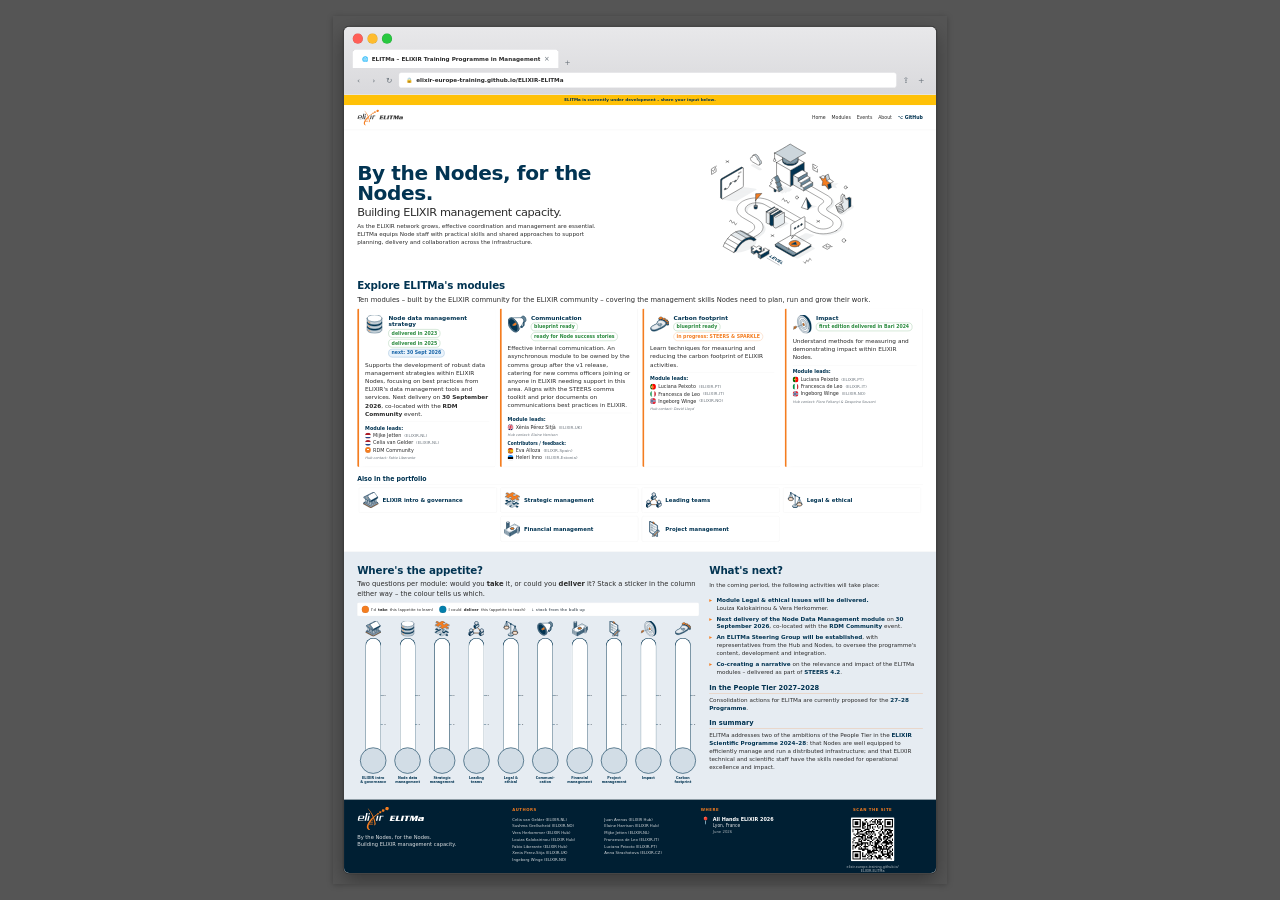
<file: index.html>
<!doctype html>
<html lang="en">
<head>
  <meta charset="utf-8">
  <title>ELITMa – All Hands 2026 poster</title>
  <meta http-equiv="refresh" content="0; url=poster.html">
  <link rel="canonical" href="poster.html">
</head>
<body>
  <p>Loading poster… <a href="poster.html">click here</a> if it doesn't redirect.</p>
</body>
</html>
</file>
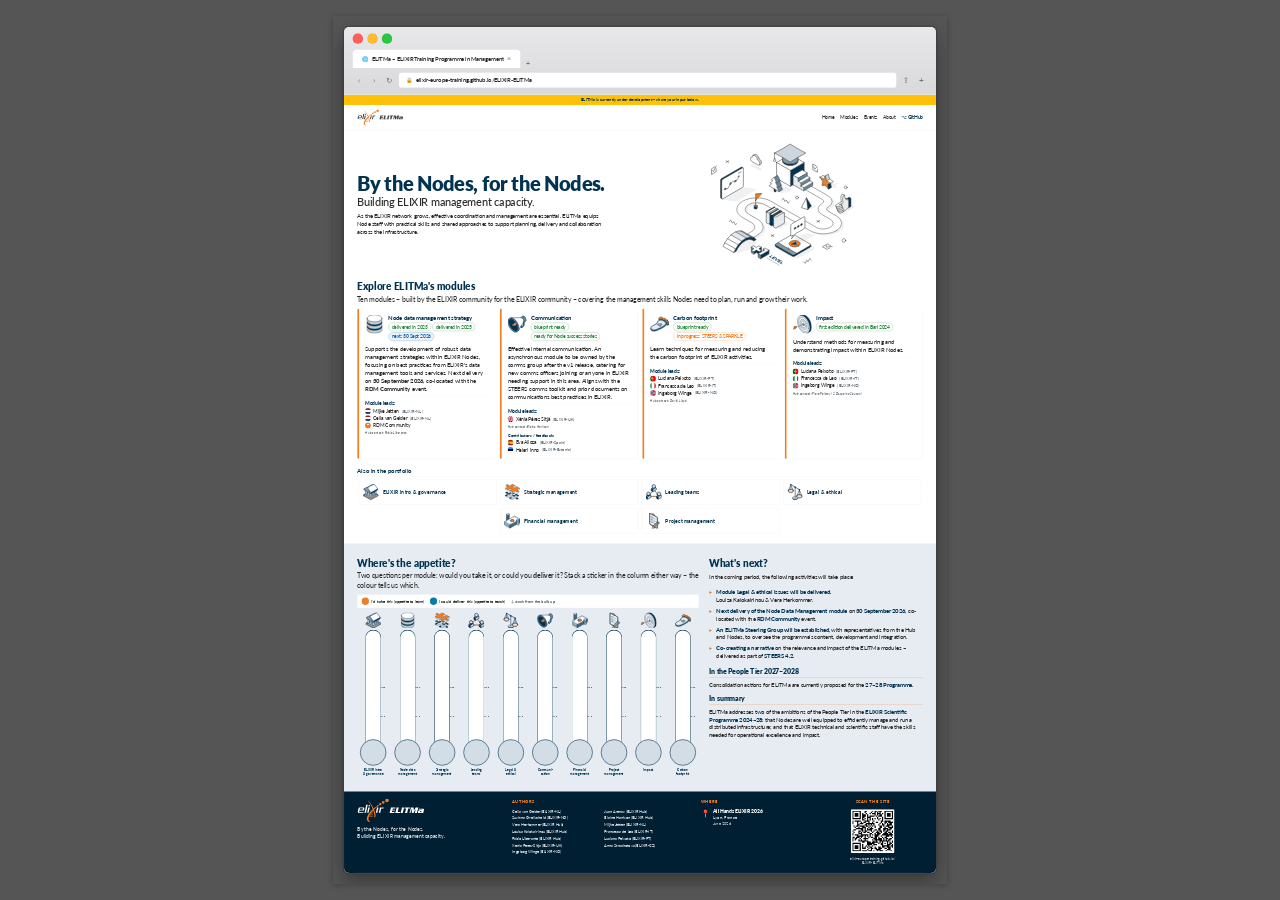
<file: poster.html>
<!doctype html>
<html lang="en">
<head>
  <meta charset="utf-8">
  <title>ELITMa – By the Nodes, for the Nodes</title>
  <link rel="preconnect" href="https://fonts.googleapis.com">
  <link rel="preconnect" href="https://fonts.gstatic.com" crossorigin>
  <link href="https://fonts.googleapis.com/css2?family=Lato:ital,wght@0,300;0,400;0,700;0,900;1,400&display=swap" rel="stylesheet">
  <link rel="stylesheet" href="poster.css">
  <script>
    // Fit the A0 sheet to the viewport HEIGHT on first load.
    // Aspect ratio is preserved (it's A0); the stage takes the scaled size so
    // the page lays out cleanly and the poster sits centered. Runs only ONCE
    // on load – never on resize/zoom – so the user can zoom in to read the
    // content and the browser scrollbars let them pan around.
    function fitPosterToViewport() {
      if (window.matchMedia('print').matches) return;
      var stage = document.querySelector('.poster-stage');
      var p     = document.querySelector('.poster');
      if (!stage || !p) return;
      p.style.transform = 'none';
      stage.style.width = '';
      stage.style.height = '';
      var w = p.offsetWidth, h = p.offsetHeight;
      var pad = 32;  // 16px gutter top/bottom
      var s = Math.min((window.innerHeight - pad) / h, 1);
      p.style.transform = 'scale(' + s + ')';
      stage.style.width  = (s * w) + 'px';
      stage.style.height = (s * h) + 'px';
    }
    function clearPosterScale() {
      var stage = document.querySelector('.poster-stage');
      var p     = document.querySelector('.poster');
      if (p) p.style.transform = 'none';
      if (stage) { stage.style.width = ''; stage.style.height = ''; }
    }
    window.addEventListener('DOMContentLoaded', fitPosterToViewport);
    window.addEventListener('beforeprint', clearPosterScale);
    window.addEventListener('afterprint', fitPosterToViewport);
  </script>
</head>
<body>

<div class="poster-stage">
<section class="poster">

  <!-- ============ MAC BROWSER WINDOW ============ -->
  <div class="browser">

    <!-- Browser chrome (top bar with traffic lights + tab + URL) -->
    <div class="browser-chrome">
      <div class="traffic-lights">
        <span class="tl tl-red"></span>
        <span class="tl tl-yellow"></span>
        <span class="tl tl-green"></span>
      </div>
      <div class="browser-tabs">
        <div class="browser-tab active">
          <span class="tab-fav">🌐</span>
          <span class="tab-title">ELITMa – ELIXIR Training Programme in Management</span>
          <span class="tab-close">×</span>
        </div>
        <span class="tab-add">+</span>
      </div>
      <div class="browser-nav">
        <span class="nav-arrow">‹</span>
        <span class="nav-arrow">›</span>
        <span class="nav-arrow">↻</span>
        <div class="url-bar">
          <span class="url-lock">🔒</span>
          <span class="url-text">elixir-europe-training.github.io/ELIXIR-ELITMa</span>
        </div>
        <span class="nav-arrow">⇪</span>
        <span class="nav-arrow">+</span>
      </div>
    </div>

    <!-- Browser content (the actual ELITMa website) -->
    <div class="browser-content">

      <!-- "Under development" notice (matches live site) -->
      <div class="dev-notice">
        ELITMa is currently under development – share your input below.
      </div>

      <!-- ===== TOP NAV ===== -->
      <header class="navbar">
        <img class="navbar-brand" src="assets/img/logos/main-logo-horizontal.svg" alt="ELITMa">
        <nav class="navbar-nav">
          <span class="nav-link">Home</span>
          <span class="nav-link">Modules</span>
          <span class="nav-link">Events</span>
          <span class="nav-link">About</span>
          <span class="nav-link nav-github">⌥ GitHub</span>
        </nav>
      </header>

      <!-- ===== HERO ===== -->
      <section class="visual">
        <div class="visual-text">
          <h1>By the Nodes, for the Nodes. <span>Building ELIXIR management capacity.</span></h1>
          <p>As the ELIXIR network grows, effective coordination and management are essential. ELITMa equips Node staff with practical skills and shared approaches to support planning, delivery and collaboration across the infrastructure.</p>
        </div>
        <div class="visual-art">
          <img src="assets/img/home-hero-image.svg" alt="ELITMa hero illustration">
        </div>
      </section>

      <!-- ===== MODULES ===== -->
      <section class="landingpage">
        <h2 class="section-h">Explore ELITMa's modules</h2>
        <p class="section-intro">Ten modules – built by the ELIXIR community for the ELIXIR community – covering the management skills Nodes need to plan, run and grow their work.</p>

        <!-- Featured: modules with substantive work underway -->
        <div class="module-features">
          <article class="module-feature">
            <div class="feature-head">
              <img src="assets/img/icons/icon-module-data-management.svg" alt="">
              <div>
                <h3>Node data management strategy</h3>
                <div class="chips">
                  <span class="module-chip module-chip--done">delivered in 2023</span>
                  <span class="module-chip module-chip--done">delivered in 2025</span>
                  <span class="module-chip module-chip--next">next: 30 Sept 2026</span>
                </div>
              </div>
            </div>
            <p class="feature-desc">Supports the development of robust data management strategies within ELIXIR Nodes, focusing on best practices from ELIXIR's data management tools and services. Next delivery on <strong>30 September 2026</strong>, co-located with the <strong>RDM Community</strong> event.</p>
            <div class="feature-leads">
              <strong>Module leads:</strong>
              <ul class="leads-list">
                <li><span class="flag flag-nl"></span>Mijke Jetten <em>(ELIXIR&#x2011;NL)</em></li>
                <li><span class="flag flag-nl"></span>Celia van Gelder <em>(ELIXIR&#x2011;NL)</em></li>
                <li><span class="flag flag-community"></span>RDM Community</li>
              </ul>
              <p class="hub-contact">Hub contact: Fabio Liberante</p>
            </div>
          </article>

          <article class="module-feature">
            <div class="feature-head">
              <img src="assets/img/icons/icon-module-communication.svg" alt="">
              <div>
                <h3>Communication</h3>
                <div class="chips">
                  <span class="module-chip module-chip--done">blueprint ready</span>
                  <span class="module-chip module-chip--done">ready for Node success stories</span>
                </div>
              </div>
            </div>
            <p class="feature-desc">Effective internal communication. An asynchronous module to be owned by the comms group after the v1 release, catering for new comms officers joining or anyone in ELIXIR needing support in this area. Aligns with the STEERS comms toolkit and prior documents on communications best practices in ELIXIR.</p>
            <div class="feature-leads">
              <strong>Module leads:</strong>
              <ul class="leads-list">
                <li><span class="flag flag-gb"></span>Xènia Pérez Sitjà <em>(ELIXIR&#x2011;UK)</em></li>
              </ul>
              <p class="hub-contact">Hub contact: Elaine Harrison</p>
              <strong class="leads-sublabel">Contributors / feedback:</strong>
              <ul class="leads-list">
                <li><span class="flag flag-es"></span>Eva Alloza <em>(ELIXIR&#x2011;Spain)</em></li>
                <li><span class="flag flag-ee"></span>Heleri Inno <em>(ELIXIR&#x2011;Estonia)</em></li>
              </ul>
            </div>
          </article>

          <article class="module-feature">
            <div class="feature-head">
              <img src="assets/img/icons/icon-module-cf.svg" alt="">
              <div>
                <h3>Carbon footprint</h3>
                <div class="chips">
                  <span class="module-chip module-chip--done">blueprint ready</span>
                  <span class="module-chip module-chip--dev">in progress: STEERS &amp; SPARKLE</span>
                </div>
              </div>
            </div>
            <p class="feature-desc">Learn techniques for measuring and reducing the carbon footprint of ELIXIR activities.</p>
            <div class="feature-leads">
              <strong>Module leads:</strong>
              <ul class="leads-list">
                <li><span class="flag flag-pt"></span>Luciana Peixoto <em>(ELIXIR&#x2011;PT)</em></li>
                <li><span class="flag flag-it"></span>Francesca de Leo <em>(ELIXIR&#x2011;IT)</em></li>
                <li><span class="flag flag-no"></span>Ingeborg Winge <em>(ELIXIR&#x2011;NO)</em></li>
              </ul>
              <p class="hub-contact">Hub contact: David Lloyd</p>
            </div>
          </article>

          <article class="module-feature">
            <div class="feature-head">
              <img src="assets/img/icons/icon-module-impact.svg" alt="">
              <div>
                <h3>Impact</h3>
                <div class="chips">
                  <span class="module-chip module-chip--done">first edition delivered in Bari 2024</span>
                </div>
              </div>
            </div>
            <p class="feature-desc">Understand methods for measuring and demonstrating impact within ELIXIR Nodes.</p>
            <div class="feature-leads">
              <strong>Module leads:</strong>
              <ul class="leads-list">
                <li><span class="flag flag-pt"></span>Luciana Peixoto <em>(ELIXIR&#x2011;PT)</em></li>
                <li><span class="flag flag-it"></span>Francesca de Leo <em>(ELIXIR&#x2011;IT)</em></li>
                <li><span class="flag flag-no"></span>Ingeborg Winge <em>(ELIXIR&#x2011;NO)</em></li>
              </ul>
              <p class="hub-contact">Hub contact: Flora Foltanyi &amp; Despoina Sousoni</p>
            </div>
          </article>
        </div>

        <!-- The rest: compact icon + name tiles -->
        <h3 class="modules-subtitle">Also in the portfolio</h3>
        <div class="module-tiles">
          <article class="module-tile">
            <img src="assets/img/icons/icon-module-governance.svg" alt="">
            <h4>ELIXIR intro &amp; governance</h4>
          </article>
          <article class="module-tile">
            <img src="assets/img/icons/icon-module-strategic-management.svg" alt="">
            <h4>Strategic management</h4>
          </article>
          <article class="module-tile">
            <img src="assets/img/icons/icon-module-leading-teams.svg" alt="">
            <h4>Leading teams</h4>
          </article>
          <article class="module-tile">
            <img src="assets/img/icons/icon-module-elsi.svg" alt="">
            <h4>Legal &amp; ethical</h4>
          </article>
          <article class="module-tile">
            <img src="assets/img/icons/icon-module-finance.svg" alt="">
            <h4>Financial management</h4>
          </article>
          <article class="module-tile">
            <img src="assets/img/icons/icon-module-pm.svg" alt="">
            <h4>Project management</h4>
          </article>
        </div>
      </section>

      <!-- ===== INTERACTIVE: thermometers LEFT + sticky notes RIGHT ===== -->
      <section class="interactive">
        <div class="interactive-grid">

          <!-- Thermometer columns (left) -->
          <div class="thermo-col">
            <h2 class="section-h">Where's the appetite?</h2>
            <p class="section-intro">Two questions per module: would you <strong>take</strong> it, or could you <strong>deliver</strong> it? Stack a sticker in the column either way – the colour tells us which.</p>
            <div class="thermo-legend">
              <span class="legend-item"><span class="legend-dot legend-dot-take"></span>I'd <strong>take</strong> this (appetite to learn)</span>
              <span class="legend-item"><span class="legend-dot legend-dot-give"></span>I could <strong>deliver</strong> this (appetite to teach)</span>
              <span class="legend-hint">↓ stack from the bulb up</span>
            </div>
            <div class="thermo-row">
              <div class="thermo">
                <img src="assets/img/icons/icon-module-governance.svg" alt="">
                <div class="thermo-tube"><span class="tick">10</span><span class="tick">5</span></div>
                <div class="thermo-bulb"></div>
                <span class="thermo-label">ELIXIR intro<br>&amp; governance</span>
              </div>
              <div class="thermo">
                <img src="assets/img/icons/icon-module-data-management.svg" alt="">
                <div class="thermo-tube"><span class="tick">10</span><span class="tick">5</span></div>
                <div class="thermo-bulb"></div>
                <span class="thermo-label">Node data<br>management</span>
              </div>
              <div class="thermo">
                <img src="assets/img/icons/icon-module-strategic-management.svg" alt="">
                <div class="thermo-tube"><span class="tick">10</span><span class="tick">5</span></div>
                <div class="thermo-bulb"></div>
                <span class="thermo-label">Strategic<br>management</span>
              </div>
              <div class="thermo">
                <img src="assets/img/icons/icon-module-leading-teams.svg" alt="">
                <div class="thermo-tube"><span class="tick">10</span><span class="tick">5</span></div>
                <div class="thermo-bulb"></div>
                <span class="thermo-label">Leading<br>teams</span>
              </div>
              <div class="thermo">
                <img src="assets/img/icons/icon-module-elsi.svg" alt="">
                <div class="thermo-tube"><span class="tick">10</span><span class="tick">5</span></div>
                <div class="thermo-bulb"></div>
                <span class="thermo-label">Legal &amp;<br>ethical</span>
              </div>
              <div class="thermo">
                <img src="assets/img/icons/icon-module-communication.svg" alt="">
                <div class="thermo-tube"><span class="tick">10</span><span class="tick">5</span></div>
                <div class="thermo-bulb"></div>
                <span class="thermo-label">Communi-<br>cation</span>
              </div>
              <div class="thermo">
                <img src="assets/img/icons/icon-module-finance.svg" alt="">
                <div class="thermo-tube"><span class="tick">10</span><span class="tick">5</span></div>
                <div class="thermo-bulb"></div>
                <span class="thermo-label">Financial<br>management</span>
              </div>
              <div class="thermo">
                <img src="assets/img/icons/icon-module-pm.svg" alt="">
                <div class="thermo-tube"><span class="tick">10</span><span class="tick">5</span></div>
                <div class="thermo-bulb"></div>
                <span class="thermo-label">Project<br>management</span>
              </div>
              <div class="thermo">
                <img src="assets/img/icons/icon-module-impact.svg" alt="">
                <div class="thermo-tube"><span class="tick">10</span><span class="tick">5</span></div>
                <div class="thermo-bulb"></div>
                <span class="thermo-label">Impact</span>
              </div>
              <div class="thermo">
                <img src="assets/img/icons/icon-module-cf.svg" alt="">
                <div class="thermo-tube"><span class="tick">10</span><span class="tick">5</span></div>
                <div class="thermo-bulb"></div>
                <span class="thermo-label">Carbon<br>footprint</span>
              </div>
            </div>
          </div>

          <!-- What's next (right column) -->
          <div class="roadmap-col">
            <h2 class="section-h">What's next?</h2>
            <p class="section-intro">In the coming period, the following activities will take place:</p>
            <ul class="roadmap-bullets">
              <li><strong>Module Legal &amp; ethical issues will be delivered.</strong><br>Louiza Kalokairinou &amp; Vera Herkommer.</li>
              <li><strong>Next delivery of the Node Data Management module</strong> on <strong>30 September 2026</strong>, co-located with the <strong>RDM Community</strong> event.</li>
              <li><strong>An ELITMa Steering Group will be established</strong>, with representatives from the Hub and Nodes, to oversee the programme's content, development and integration.</li>
              <li><strong>Co-creating a narrative</strong> on the relevance and impact of the ELITMa modules – delivered as part of <strong>STEERS 4.2</strong>.</li>
            </ul>

            <h3 class="roadmap-h3">In the People Tier 2027–2028</h3>
            <p class="roadmap-text">Consolidation actions for ELITMa are currently proposed for the <strong>27–28 Programme</strong>.</p>

            <h3 class="roadmap-h3">In summary</h3>
            <p class="roadmap-text">ELITMa addresses two of the ambitions of the People Tier in the <strong>ELIXIR Scientific Programme 2024–28</strong>: that Nodes are well equipped to efficiently manage and run a distributed infrastructure; and that ELIXIR technical and scientific staff have the skills needed for operational excellence and impact.</p>
          </div>
        </div>
      </section>

      <!-- ===== WEBSITE-STYLE FOOTER ===== -->
      <footer class="footer">

        <div class="footer-main">

          <div class="footer-col footer-col-brand">
            <img class="footer-brand-logo" src="assets/img/logos/main-logo-horizontal-footer.svg" alt="ELITMa">
            <p class="footer-tagline">By the Nodes, for the Nodes.<br>Building ELIXIR management capacity.</p>
          </div>

          <div class="footer-col footer-col-authors">
            <span class="footer-title">AUTHORS</span>
            <ul class="footer-links">
              <li>Celia van Gelder (ELIXIR-NL)</li>
              <li>Juan Arenas (ELIXIR Hub)</li>
              <li>Sushma Grellscheid (ELIXIR-NO)</li>
              <li>Elaine Harrison (ELIXIR Hub)</li>
              <li>Vera Herkommer (ELIXIR Hub)</li>
              <li>Mijke Jetten (ELIXIR-NL)</li>
              <li>Louiza Kalokairinou (ELIXIR Hub)</li>
              <li>Francesca de Leo (ELIXIR-IT)</li>
              <li>Fabio Liberante (ELIXIR Hub)</li>
              <li>Luciana Peixoto (ELIXIR-PT)</li>
              <li>Xenia Perez-Sitja (ELIXIR-UK)</li>
              <li>Anna Strachotova (ELIXIR-CZ)</li>
              <li>Ingeborg Winge (ELIXIR-NO)</li>
            </ul>
          </div>

          <div class="footer-col footer-col-where">
            <span class="footer-title">WHERE</span>
            <div class="where-content">
              <span class="where-pin" aria-hidden="true">📍</span>
              <div class="where-text">
                <p class="where-event">All Hands ELIXIR 2026</p>
                <p class="where-place">Lyon, France</p>
                <p class="where-date">June 2026</p>
              </div>
            </div>
          </div>

          <div class="footer-col footer-col-scan">
            <span class="footer-title">SCAN THE SITE</span>
            <img class="footer-qr" src="assets/img/qr-elitma.svg" alt="QR code to ELITMa site">
            <p class="footer-url">elixir-europe-training.github.io/<br>ELIXIR-ELITMa</p>
          </div>

        </div>

        <div class="footer-bar">
          <span class="copyright">© 2026 ELIXIR</span>
          <a class="ett-logo" href="https://elixir-belgium.github.io/elixir-toolkit-theme">
            Built with
            <img src="assets/img/logos/ett-logo.svg" alt="ELIXIR Toolkit Theme">
          </a>
        </div>
      </footer>

    </div><!-- /.browser-content -->
  </div><!-- /.browser -->

</section>
</div><!-- /.poster-stage -->

</body>
</html>
</file>
<file: poster.css>
/* ============================================================
   ELITMa poster – A0 portrait (841 × 1189 mm)
   Framed as a Mac browser window showing the live ELITMa site.
   Standalone HTML/CSS, no Jekyll, no Bootstrap.
   Print: Chrome → ⌘P → Paper 841×1189 mm, Background graphics ON.
   ============================================================ */

@page { size: A0 portrait; margin: 0; }

:root {
  /* From the live site CSS */
  --navy:        #023452;
  --navy-deep:   #001F33;
  --orange:      #f47d20;
  --teal:        #037eab;

  --ink:         #2b2b2b;
  --muted:       #6c757d;
  --line:        #e8e8e8;
  --line-soft:   #f1f1f1;
  --bg:          #ffffff;
  --bg-alt:      #fafbfc;
  --warning:     #ffc107;

  --chrome-bg:   #e8e8ea;
  --chrome-bg-2: #d9d9dc;
  --chrome-line: #c8c8cc;

  --sticky-yellow: #fff7a8;
  --sticky-pink:   #ffc9d6;
  --sticky-green:  #c8f0c0;
  --sticky-blue:   #c3e0ff;

  --font-display: "Lato", system-ui, sans-serif;
  --font-body:    "Lato", system-ui, sans-serif;
  --font-serif:   "Lato", system-ui, sans-serif;
}

* { box-sizing: border-box; }

html, body {
  margin: 0;
  padding: 0;
  background: #555;
  font-family: var(--font-body);
  color: var(--ink);
  -webkit-print-color-adjust: exact;
  print-color-adjust: exact;
}

/* ============== POSTER SHEET ============== */
.poster {
  width: 841mm;
  height: 1189mm;
  margin: 0 auto;
  background: #555;          /* visible only behind the browser frame */
  display: flex;
  font-size: 20pt;
  line-height: 1.4;
  overflow: hidden;
  padding: 14mm;             /* gutter around the browser frame */
}

/* ============== MAC BROWSER WINDOW (exaggerated for A0) ============== */
.browser {
  flex: 1;
  display: flex;
  flex-direction: column;
  background: var(--bg);
  border-radius: 8mm;
  border: 1.2mm solid #1a1a1a;
  box-shadow:
    0 0 0 0.6mm rgba(0,0,0,.25),
    0 10mm 28mm rgba(0,0,0,.35);
  overflow: hidden;
}

/* Browser chrome – oversized for poster legibility */
.browser-chrome {
  background: linear-gradient(to bottom, var(--chrome-bg), var(--chrome-bg-2));
  border-bottom: 0.6mm solid var(--chrome-line);
  padding: 9mm 12mm 0;
  flex-shrink: 0;
}
.traffic-lights {
  display: flex;
  gap: 6mm;
  margin-bottom: 8mm;
}
.tl {
  width: 14mm;
  height: 14mm;
  border-radius: 50%;
  display: block;
  box-shadow: inset 0 0 0 0.3mm rgba(0,0,0,.25);
}
.tl-red    { background: #ff5f57; }
.tl-yellow { background: #febc2e; }
.tl-green  { background: #28c840; }

.browser-tabs {
  display: flex;
  align-items: flex-end;
  gap: 2mm;
  margin-bottom: 6mm;
}
.browser-tab {
  display: flex;
  align-items: center;
  gap: 5mm;
  padding: 6mm 12mm;
  background: #fff;
  border: 0.5mm solid var(--chrome-line);
  border-bottom: none;
  border-radius: 4mm 4mm 0 0;
  font-family: var(--font-body);
  font-size: 22pt;
  color: var(--ink);
  max-width: 480mm;
}
.tab-fav { font-size: 20pt; }
.tab-title { font-weight: 600; white-space: nowrap; overflow: hidden; text-overflow: ellipsis; }
.tab-close { color: var(--muted); font-size: 26pt; }
.tab-add { color: var(--muted); padding: 0 6mm; font-size: 28pt; }

.browser-nav {
  display: flex;
  align-items: center;
  gap: 5mm;
  padding-bottom: 9mm;
}
.nav-arrow {
  width: 16mm;
  height: 16mm;
  display: inline-flex;
  align-items: center;
  justify-content: center;
  font-size: 30pt;
  color: var(--muted);
  border-radius: 2mm;
}
.url-bar {
  flex: 1;
  display: flex;
  align-items: center;
  gap: 5mm;
  padding: 5mm 10mm;
  background: #fff;
  border: 0.5mm solid var(--chrome-line);
  border-radius: 4mm;
  font-family: var(--font-body);
  font-size: 22pt;
  color: var(--ink);
}
.url-lock { font-size: 20pt; color: var(--muted); }
.url-text { font-weight: 600; }

/* Browser content area --------------------------------------- */
.browser-content {
  flex: 1;
  display: flex;
  flex-direction: column;
  background: var(--bg);
  overflow: hidden;
}

/* ============== "Under development" notice ============== */
.dev-notice {
  background: var(--warning);
  color: var(--navy);
  text-align: center;
  font-size: 16pt;
  font-weight: 600;
  padding: 3mm 8mm;
  font-family: var(--font-body);
}

/* ============== NAVBAR ============== */
.navbar {
  display: flex;
  align-items: center;
  gap: 14mm;
  padding: 6mm 18mm;
  border-bottom: 0.3mm solid var(--line);
  box-shadow: 0 1mm 2mm rgba(0,0,0,.04);
}
.navbar-brand { height: 22mm; width: auto; flex-shrink: 0; }
.navbar-nav {
  display: flex;
  gap: 8mm;
  flex: 1;
  justify-content: flex-end;
  align-items: center;
}
.nav-link {
  font-family: var(--font-body);
  font-size: 18pt;
  color: var(--ink);
  font-weight: 400;
}
.nav-github { color: var(--navy); font-weight: 600; }
.navbar-event {
  font-family: var(--font-display);
  font-weight: 700;
  font-size: 18pt;
  color: var(--orange);
  padding-left: 8mm;
  border-left: 0.4mm solid var(--line);
}

/* ============== HERO ============== */
.visual {
  padding: 12mm 18mm 8mm;
  display: grid;
  grid-template-columns: 1fr 1fr;
  gap: 16mm;
  align-items: center;
}
.visual-text h1 {
  font-family: var(--font-display);
  font-weight: 800;
  font-size: 78pt;
  line-height: 1.0;
  margin: 0 0 6mm;
  color: var(--navy);
  letter-spacing: -1.5pt;
}
.visual-text h1 span {
  display: block;
  font-weight: 500;
  font-size: 44pt;
  color: var(--ink);
  margin-top: 4mm;
  line-height: 1.05;
}
.visual-text p {
  font-family: var(--font-body);
  font-size: 22pt;
  line-height: 1.4;
  margin: 0;
  color: var(--ink);
  max-width: 340mm;
}
.visual-art { display: flex; align-items: center; justify-content: center; }
.visual-art img { width: 100%; max-height: 180mm; object-fit: contain; }

/* ============== SECTION TITLES ============== */
.section-h {
  font-family: var(--font-display);
  font-weight: 800;
  font-size: 40pt;
  color: var(--navy);
  margin: 0 0 4mm;
  letter-spacing: -0.5pt;
  line-height: 1.1;
}
.section-intro {
  font-family: var(--font-body);
  font-size: 35px;       /* per user request */
  color: var(--ink);
  margin: 0 0 6mm;
  max-width: none;       /* don't force a wrap */
  line-height: 1.4;
}

/* ============== LANDINGPAGE / MODULES ============== */
.landingpage { padding: 6mm 18mm 4mm; }

/* Module status chip (shared) */
.module-chip {
  display: inline-flex;
  align-items: center;
  font-family: var(--font-body);
  font-size: 18pt;
  font-weight: 600;
  padding: 1mm 4mm;
  border-radius: 999px;
  background: #fff;
  border: 0.3mm solid var(--line);
  color: var(--navy);
}
.module-chip--dev  { color: var(--orange); border-color: var(--orange); }
.module-chip--done { color: #2a8a3e; border-color: #2a8a3e; }
.module-chip--next { color: #1664a8; border-color: #1664a8; background: #eaf3fb; }
.chips {
  display: flex;
  flex-wrap: wrap;
  gap: 2mm;
  margin-top: 2mm;
}

/* --- Featured modules (4 cards in one row) --- */
.module-features {
  display: grid;
  grid-template-columns: repeat(4, 1fr);
  gap: 6mm;
  margin-top: 4mm;
}
.module-feature {
  background: var(--bg);
  border: 0.4mm solid var(--line);
  border-left: 3mm solid var(--orange);
  border-radius: 2mm;
  padding: 8mm 8mm;
  display: flex;
  flex-direction: column;
  gap: 5mm;
  box-shadow: 0 0.4mm 1mm rgba(0,0,0,.02);
}
.feature-head { display: flex; align-items: flex-start; gap: 6mm; }
.feature-head img {
  height: 26mm;
  width: 26mm;
  object-fit: contain;
  flex-shrink: 0;
}
.feature-head h3 {
  font-family: var(--font-display);
  font-weight: 700;
  font-size: 30px;
  color: var(--navy);
  margin: 0 0 2mm;
  line-height: 1.15;
}
.feature-desc {
  font-size: 30px;
  margin: 0;
  color: var(--ink);
  line-height: 1.4;
}
.feature-leads {
  font-size: 25px;
  margin: 0;
  color: var(--ink);
  line-height: 1.4;
  padding-top: 4mm;
  border-top: 0.3mm solid var(--line);
}
.feature-leads strong {
  color: var(--navy);
  font-weight: 700;
  display: block;
  margin-bottom: 2mm;
}
.leads-list {
  list-style: none;
  padding: 0;
  margin: 0;
  display: grid;
  grid-template-columns: 1fr;
  gap: 1.5mm;
}
.leads-list li {
  display: flex;
  align-items: center;
  gap: 3mm;
  line-height: 1.25;
}
.leads-list em {
  color: var(--muted);
  font-style: normal;
  font-size: 0.85em;
  margin-left: 1mm;
}

/* Hub contact – smaller, de-emphasised line below the named leads */
.hub-contact {
  margin: 3mm 0 0;
  font-family: var(--font-body);
  font-size: 18px;
  color: var(--muted);
  font-style: italic;
}

/* "Contributors / feedback" sub-label for additional contributor lists */
.leads-sublabel {
  display: block;
  margin: 4mm 0 2mm;
  font-family: var(--font-body);
  font-weight: 700;
  font-size: 22px;
  color: var(--navy);
}

/* Flag badges (small circles with the country flag / Hub helix / community symbol) */
.flag {
  display: inline-block;
  width: 8mm;
  height: 8mm;
  border-radius: 50%;
  background-size: cover;
  background-position: center;
  flex-shrink: 0;
  border: 0.3mm solid rgba(0,0,0,.12);
  background-color: #fff;
  vertical-align: middle;
}
.flag-nl  { background-image: url("assets/img/flags/nl.svg"); }
.flag-gb  { background-image: url("assets/img/flags/gb.svg"); }
.flag-pt  { background-image: url("assets/img/flags/pt.svg"); }
.flag-it  { background-image: url("assets/img/flags/it.svg"); }
.flag-no  { background-image: url("assets/img/flags/no.svg"); }
.flag-es  { background-image: url("assets/img/flags/es.svg"); }
.flag-ee  { background-image: url("assets/img/flags/ee.svg"); }
.flag-hub {
  background-image: url("assets/img/flags/hub.svg");
  background-size: 72%;
  background-repeat: no-repeat;
  background-color: var(--navy);
}
.flag-community {
  background-color: var(--orange);
  position: relative;
}
.flag-community::before {
  content: "";
  position: absolute;
  inset: 1.5mm;
  border-radius: 50%;
  background:
    radial-gradient(circle at 30% 30%, #fff 12%, transparent 14%),
    radial-gradient(circle at 70% 30%, #fff 12%, transparent 14%),
    radial-gradient(circle at 50% 70%, #fff 12%, transparent 14%);
}

/* --- Subtitle between featured + tiles --- */
.modules-subtitle {
  font-family: var(--font-display);
  font-weight: 700;
  font-size: 24pt;
  color: var(--navy);
  margin: 10mm 0 4mm;
  padding-bottom: 2mm;
  border-bottom: 0.3mm solid var(--line);
}

/* --- Compact icon + name tiles (7 modules) --- */
.module-tiles {
  display: flex;
  flex-wrap: wrap;
  justify-content: center;
  gap: 5mm;
}
.module-tile {
  flex: 0 0 calc(25% - 5mm);
  background: var(--bg);
  border: 0.4mm solid var(--line);
  border-radius: 2mm;
  padding: 6mm 5mm;
  display: flex;
  align-items: center;
  gap: 5mm;
  box-shadow: 0 0.4mm 1mm rgba(0,0,0,.02);
}
.module-tile img {
  height: 22mm;
  width: 22mm;
  object-fit: contain;
  flex-shrink: 0;
}
.module-tile h4 {
  font-family: var(--font-display);
  font-weight: 700;
  font-size: 28px;
  color: var(--navy);
  margin: 0;
  line-height: 1.15;
}

/* ============== INTERACTIVE – heatmap LEFT + stickies RIGHT ============== */
.interactive {
  margin-top: 10mm;
  padding: 18mm 18mm 18mm;       /* generous top + bottom breathing room */
  background: #e6ecf2;
  border-top: 0.4mm solid var(--line);
  border-bottom: 0.4mm solid var(--line);
  flex: 1 0 auto;                /* expand to fill remaining height so it meets the footer */
}
.interactive-grid {
  display: grid;
  grid-template-columns: 1.6fr 1fr;
  gap: 14mm;
  align-items: start;
}

/* --- thermometer columns --- */

/* Legend strip above the thermometers */
.thermo-legend {
  display: flex;
  align-items: center;
  gap: 8mm;
  flex-wrap: wrap;
  margin: 4mm 0 6mm;
  padding: 4mm 6mm;
  background: #fff;
  border: 0.3mm solid var(--line);
  border-radius: 2mm;
}
.legend-item {
  display: inline-flex;
  align-items: center;
  gap: 3mm;
  font-family: var(--font-body);
  font-size: 15pt;
  color: var(--ink);
}
.legend-dot {
  display: inline-block;
  width: 10mm;
  height: 10mm;
  border-radius: 50%;
  box-shadow: inset 0 0 0 0.4mm rgba(0,0,0,.18);
  flex-shrink: 0;
}
.legend-dot-take { background: var(--orange); }
.legend-dot-give { background: var(--teal); }
.legend-hint {
  font-family: var(--font-display);
  font-weight: 700;
  font-size: 14pt;
  color: var(--muted);
  letter-spacing: 0.5pt;
}

.thermo-row {
  display: grid;
  grid-template-columns: repeat(10, 1fr);
  gap: 3mm;
  margin-top: 2mm;
  align-items: end;
}
.thermo {
  display: flex;
  flex-direction: column;
  align-items: center;
  gap: 0;
}
.thermo img {
  width: 22mm;
  height: 22mm;
  object-fit: contain;
  margin-bottom: 2mm;
}

/* The tube – looks like glass: thin navy border, solid sides, rounded top */
.thermo-tube {
  width: 22mm;
  height: 160mm;
  background: #fff;
  border: 1mm solid var(--navy);
  border-bottom: none;
  border-radius: 11mm 11mm 0 0;
  position: relative;
  display: flex;
  flex-direction: column-reverse;   /* stickers stack from bottom */
  align-items: center;
  padding: 2mm 0 4mm;
}

/* Tick marks on the side */
.tick {
  position: absolute;
  right: -7mm;
  font-family: var(--font-display);
  font-weight: 700;
  font-size: 9pt;
  color: var(--muted);
  line-height: 1;
}
.tick::before {
  content: "";
  position: absolute;
  right: 4mm;
  top: 1.4mm;
  width: 3mm;
  height: 0.5mm;
  background: var(--navy);
}
.tick:nth-of-type(1) { bottom: 80mm; }  /* "10" */
.tick:nth-of-type(2) { bottom: 40mm; }  /* "5"  */

/* The bulb – light navy fill, navy border, merged with the bottom of the tube */
.thermo-bulb {
  width: 36mm;
  height: 36mm;
  background: #d2dde6;            /* light tint of #023452 (navy) */
  border: 1mm solid var(--navy);
  border-radius: 50%;
  margin-top: -10mm;
  flex-shrink: 0;
  position: relative;
  z-index: 1;
}

.thermo-label {
  font-family: var(--font-display);
  font-weight: 700;
  font-size: 13pt;
  color: var(--navy);
  text-align: center;
  line-height: 1.15;
  margin-top: 3mm;
  min-height: 14mm;
}

/* Stacked stickers inside the tube (worked example on first thermo) */
.thermo-fill {
  display: flex;
  flex-direction: column-reverse;
  align-items: center;
  gap: 1mm;
  z-index: 2;
}
.thermo-dot {
  display: block;
  width: 14mm;
  height: 14mm;
  border-radius: 50%;
  box-shadow: 0 0.4mm 0.8mm rgba(0,0,0,.2);
}
.thermo-dot-take { background: var(--orange); }
.thermo-dot-give { background: var(--teal); }

.thermo-example {
  position: absolute;
  top: 4mm;
  right: -32mm;
  font-family: var(--font-display);
  font-weight: 800;
  font-size: 13pt;
  color: var(--orange);
  white-space: nowrap;
  transform: rotate(8deg);
}

/* --- Roadmap / "What's next?" panel (right column) --- */
.roadmap-col { display: flex; flex-direction: column; gap: 2mm; }
.roadmap-col .section-intro { font-size: 22pt; }
.roadmap-bullets {
  list-style: none;
  padding: 0;
  margin: 2mm 0 4mm;
  display: flex;
  flex-direction: column;
  gap: 4mm;
}
.roadmap-bullets li {
  position: relative;
  padding-left: 10mm;
  font-family: var(--font-body);
  font-size: 22pt;
  color: var(--ink);
  line-height: 1.4;
}
.roadmap-bullets li::before {
  content: "▸";
  position: absolute;
  left: 0;
  top: 0;
  color: var(--orange);
  font-size: 22pt;
  font-weight: 700;
  line-height: 1.4;
}
.roadmap-bullets strong { color: var(--navy); font-weight: 700; }
.roadmap-leads {
  display: inline-block;
  margin-top: 1mm;
  font-size: 22pt;
  color: var(--muted);
}
.roadmap-h3 {
  font-family: var(--font-display);
  font-weight: 800;
  font-size: 26pt;
  color: var(--navy);
  margin: 4mm 0 2mm;
  padding-bottom: 1mm;
  border-bottom: 0.3mm solid var(--orange);
}
.roadmap-text {
  font-family: var(--font-body);
  font-size: 22pt;
  color: var(--ink);
  line-height: 1.4;
  margin: 0 0 2mm;
}
.roadmap-text strong { color: var(--navy); font-weight: 700; }
.roadmap-text .muted { color: var(--muted); font-style: italic; }

/* ============== FOOTER – website-style ============== */
.footer {
  background: var(--navy-deep);
  color: #fff;
  padding: 0 18mm;
}

/* Authors band – full width across the top of the footer */
.footer-authors {
  padding: 10mm 0 8mm;
  border-bottom: 0.3mm solid rgba(255,255,255,.12);
}
.footer-authors .footer-title {
  display: block;
  margin-bottom: 3mm;
}
.footer-authors-list {
  margin: 0;
  font-family: var(--font-body);
  font-size: 16pt;
  line-height: 1.55;
  color: rgba(255,255,255,.85);
}

.footer-main {
  display: grid;
  grid-template-columns: 1.3fr 1.6fr 1fr 0.9fr;
  gap: 14mm;
  padding: 10mm 0;
  border-bottom: 0.3mm solid rgba(255,255,255,.12);
  align-items: start;
}
.footer-col {
  display: flex;
  flex-direction: column;
  gap: 3mm;
}

/* Brand column – left-aligned, vertically centered */
.footer-col-brand {
  align-items: flex-start;
  text-align: left;
  justify-content: center;
  gap: 5mm;
}
.footer-col-brand .footer-brand-logo {
  height: 32mm;
  width: auto;
  margin-bottom: 0;
}
.footer-tagline {
  font-family: var(--font-display);
  font-weight: 500;
  font-size: 20pt;
  margin: 0;
  color: rgba(255,255,255,.85);
  line-height: 1.3;
}

.footer-title {
  font-family: var(--font-display);
  font-weight: 800;
  font-size: 15pt;
  letter-spacing: 2pt;
  color: var(--orange);
  margin-bottom: 2mm;
}
.footer-links {
  list-style: none;
  padding: 0;
  margin: 0;
}
.footer-links li {
  font-family: var(--font-body);
  font-size: 15pt;
  color: rgba(255,255,255,.82);
  padding: 1.2mm 0;
  line-height: 1.3;
}
/* AUTHORS list – 2 columns to keep the footer compact */
.footer-col-authors .footer-links {
  display: grid;
  grid-template-columns: 1fr 1fr;
  column-gap: 8mm;
  row-gap: 0;
}

/* Where column – location of the event */
.footer-col-where .where-content {
  display: flex;
  align-items: flex-start;
  gap: 4mm;
  margin-top: 1mm;
}
.where-pin {
  font-size: 28pt;
  line-height: 1;
  color: var(--orange);
  margin-top: 1mm;
}
.where-text { display: flex; flex-direction: column; gap: 1.5mm; }
.where-event {
  font-family: var(--font-display);
  font-weight: 800;
  font-size: 19pt;
  color: #fff;
  margin: 0;
  line-height: 1.1;
}
.where-place {
  font-family: var(--font-body);
  font-size: 17pt;
  color: rgba(255,255,255,.85);
  margin: 0;
  line-height: 1.2;
}
.where-date {
  font-family: var(--font-body);
  font-size: 15pt;
  color: rgba(255,255,255,.65);
  margin: 0;
  line-height: 1.2;
}

/* Scan column – center contents */
.footer-col-scan {
  align-items: center;
  text-align: center;
}
.footer-qr {
  width: 60mm;
  height: 60mm;
  background: #fff;
  padding: 2mm;
  border-radius: 1.5mm;
  margin: 2mm 0;
  display: block;
}
.footer-url {
  font-family: var(--font-body);
  font-size: 13pt;
  color: rgba(255,255,255,.7);
  margin: 0;
  line-height: 1.3;
}

/* Bottom bar: copyright · Built with ETT · event logo (matches live site) */
.footer-bar {
  display: flex;
  align-items: center;
  justify-content: space-between;
  padding: 8mm 0 20mm;
  gap: 14mm;
}
.copyright {
  font-family: var(--font-body);
  font-size: 14pt;
  color: rgba(255,255,255,.55);
}
.ett-logo {
  display: inline-flex;
  align-items: center;
  gap: 3mm;
  font-family: var(--font-body);
  font-size: 14pt;
  color: rgba(255,255,255,.85);
  text-decoration: none;
  white-space: nowrap;
}
.ett-logo img {
  height: 12mm;
  width: 12mm;
}

/* ============== SCREEN PREVIEW ============== */
/* Scale the A0 sheet to fit the viewport.
   The scale value is set by a small inline script in poster.html so
   we don't depend on fragile CSS calc(length/length). Print rules
   are unaffected and still produce the full 841×1189 mm sheet. */
@media screen {
  html, body {
    margin: 0;
    background: #555;
  }
  body {
    box-sizing: border-box;
    padding: 16px;
    min-height: 100vh;
    display: flex;
    justify-content: center;          /* horizontal centering */
    align-items: flex-start;
  }
  /* Stage: gets the *scaled* size from JS so the page lays out cleanly.
     When the user browser-zooms in, the stage grows, the body overflows,
     and the browser shows scrollbars so they can pan around to read. */
  .poster-stage {
    flex-shrink: 0;
    /* width + height set inline by the fit script */
  }
  .poster {
    transform-origin: top left;
    box-shadow: 0 6px 30px rgba(0,0,0,.25);
    /* transform set inline by the fit script */
  }
}
</file>
